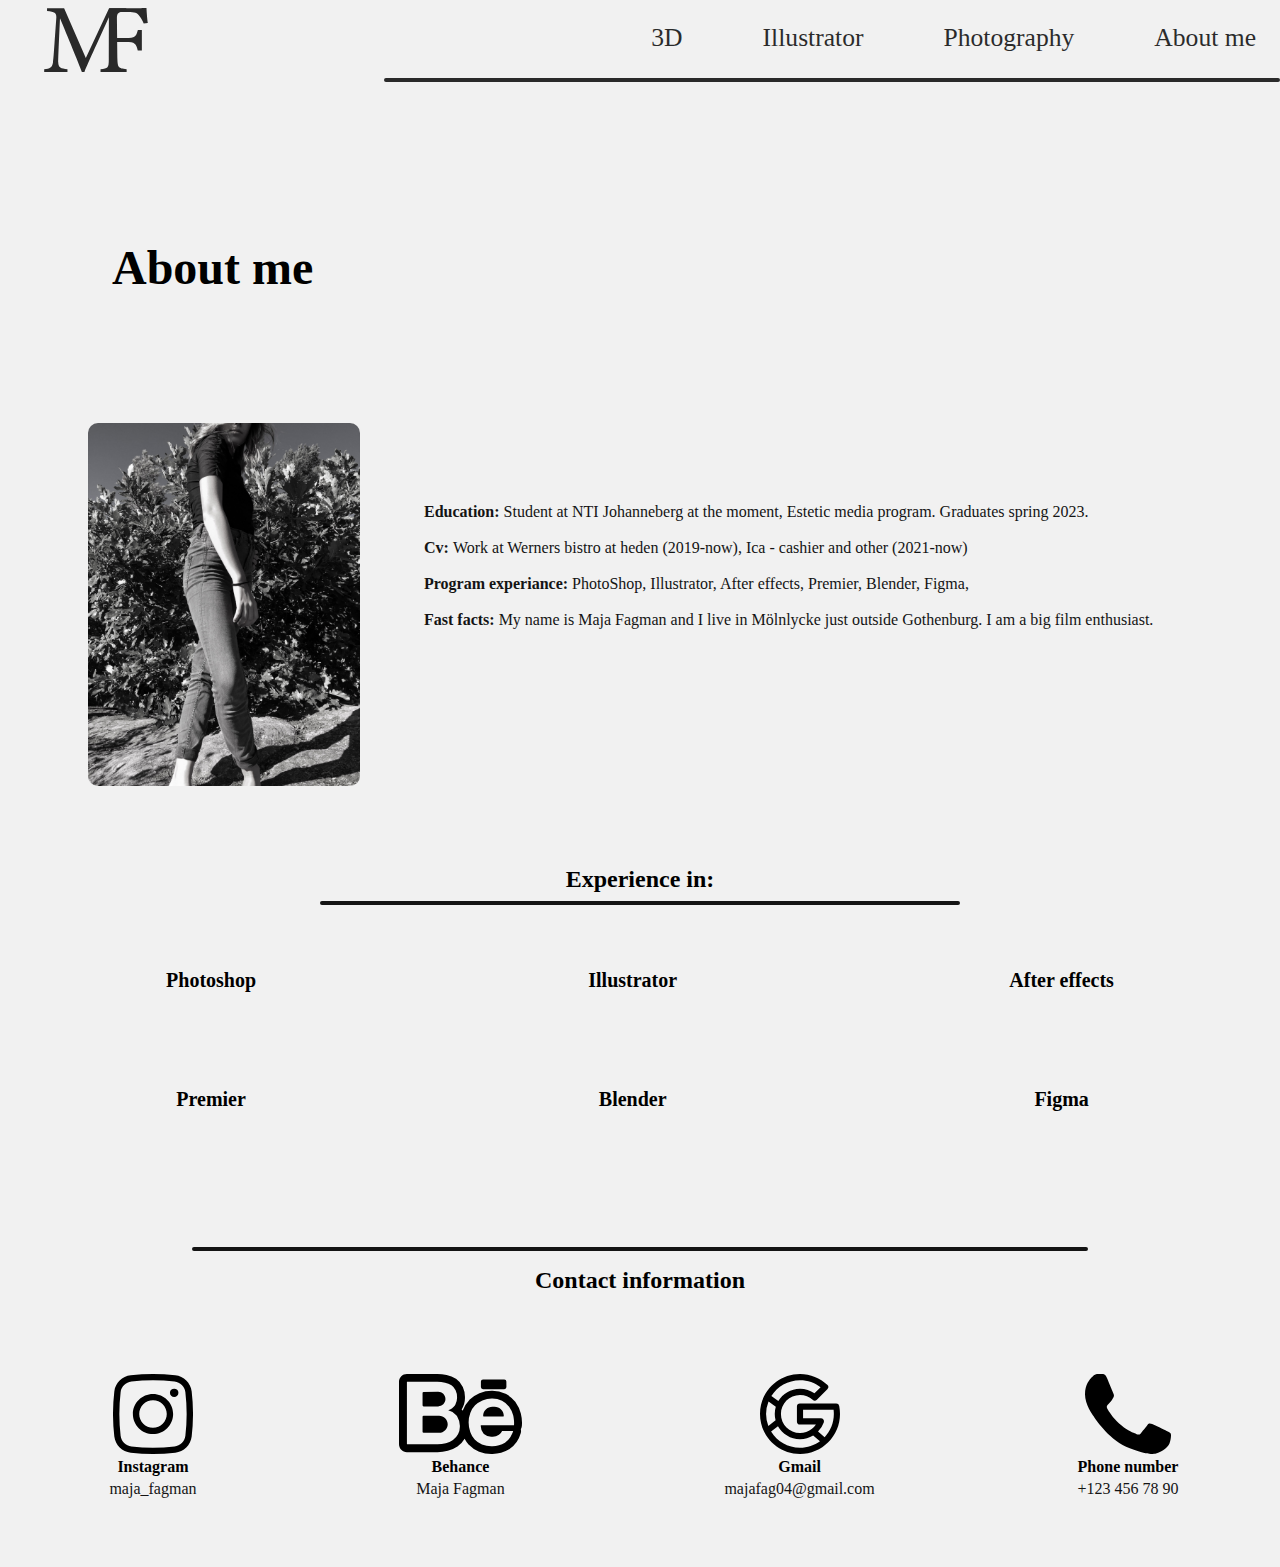
<file: about.me.html>
<!DOCTYPE html>
<html lang="en">

<head>
    <meta charset="UTF-8">
    <meta http-equiv="X-UA-Compatible" content="IE=edge">
    <meta name="viewport" content="width=device-width, initial-scale=1.0">
    <title>About me</title>
    <link rel="stylesheet" href="/css/style.css">
    <link rel="shortcut icon" href="img/Logga-svart(projekt2).svg">
</head>

<body>

    <header>
        <div id="header">
            <a href="index.html">
                <img id="logga" src="img/Logga-svart(projekt2).svg" alt="Logotype of a m and f">
            </a>
            <nav class="navbar">
                <a class="nav-logo"></a>
                <ul class="nav-menu">
                    <li class="nav-item">
                        <a href="3d.html" class="nav-link">3D</a>
                    </li>
                    <li class="nav-item">
                        <a href="illustrator.html" class="nav-link">Illustrator</a>
                    </li>
                    <li class="nav-item">
                        <a href="photography.html" class="nav-link">Photography</a>
                    </li>
                    <li class="nav-item">
                        <a href="about.me.html" class="nav-link">About me</a>
                    </li>
                </ul>
                <div class="hamburger">
                    <span class="bar"></span>
                    <span class="bar"></span>
                    <span class="bar"></span>
                </div>
            </nav>
        </div>

        <hr id="hrtop">
    </header>


    <div id="aboutme">
        <main id="amain">
            <h2>About me</h2>

            <section class="info-body">
                <img id="profilbild" src="img/Portfolio-projekt2.jpg" alt="A black and white picture of me.">
                <p> <b>Education: </b> Student at NTI Johanneberg at the moment, Estetic media program. Graduates spring 2023. <br> <br> <b>Cv: </b>Work at Werners bistro at heden (2019-now), Ica - cashier and other (2021-now) <br> <br> <b> Program experiance:</b> PhotoShop, Illustrator,
                    After effects, Premier, Blender, Figma, <br> <br> <b> Fast facts: </b> My name is Maja Fagman and I live in Mölnlycke just outside Gothenburg. I am a big film enthusiast.
                </p>
            </section>

            <section id="experience">
                <h2>Experience in:</h2>
                <hr>
                <div id="experiencep">
                    <h3 class="a1">Photoshop</h3>
                    <h3 class="a2">Illustrator</h3>
                    <h3 class="a3">After effects</h3>
                    <h3 class="b1">Premier</h3>
                    <h3 class="b2">Blender</h3>
                    <h3 class="b3">Figma</h3>
                </div>

            </section>


        </main>


    </div>










    <footer>
        <hr id="hrbottom">
        <h2>Contact information</h2>
        <section id="footer">
            <a class="footer">
                <img id="instagram" src="img/Symboler(Instragram).svg" alt="Instagram symbol">
                <h4>Instagram</h4>
                <p>maja_fagman</p>
            </a>

            <a class="footer">
                <img id="behance" src="img/Symboler(Behance).svg" alt="Behance symbol">
                <h4>Behance</h4>
                <p>Maja Fagman</p>
            </a>

            <a class="footer">
                <img id="gmail" src="img/Symboler(Gmail).svg" alt="Gmail symbol">
                <h4>Gmail</h4>
                <p>majafag04@gmail.com</p>
            </a>

            <a class="footer">
                <img id="telefon" src="img/Symboler(Telefon).svg" alt="Telefon symbol">
                <h4>Phone number</h4>
                <p>+123 456 78 90</p>
            </a>

        </section>
    </footer>

    <script src="js/script.js"></script>

</body>

</html>
</file>
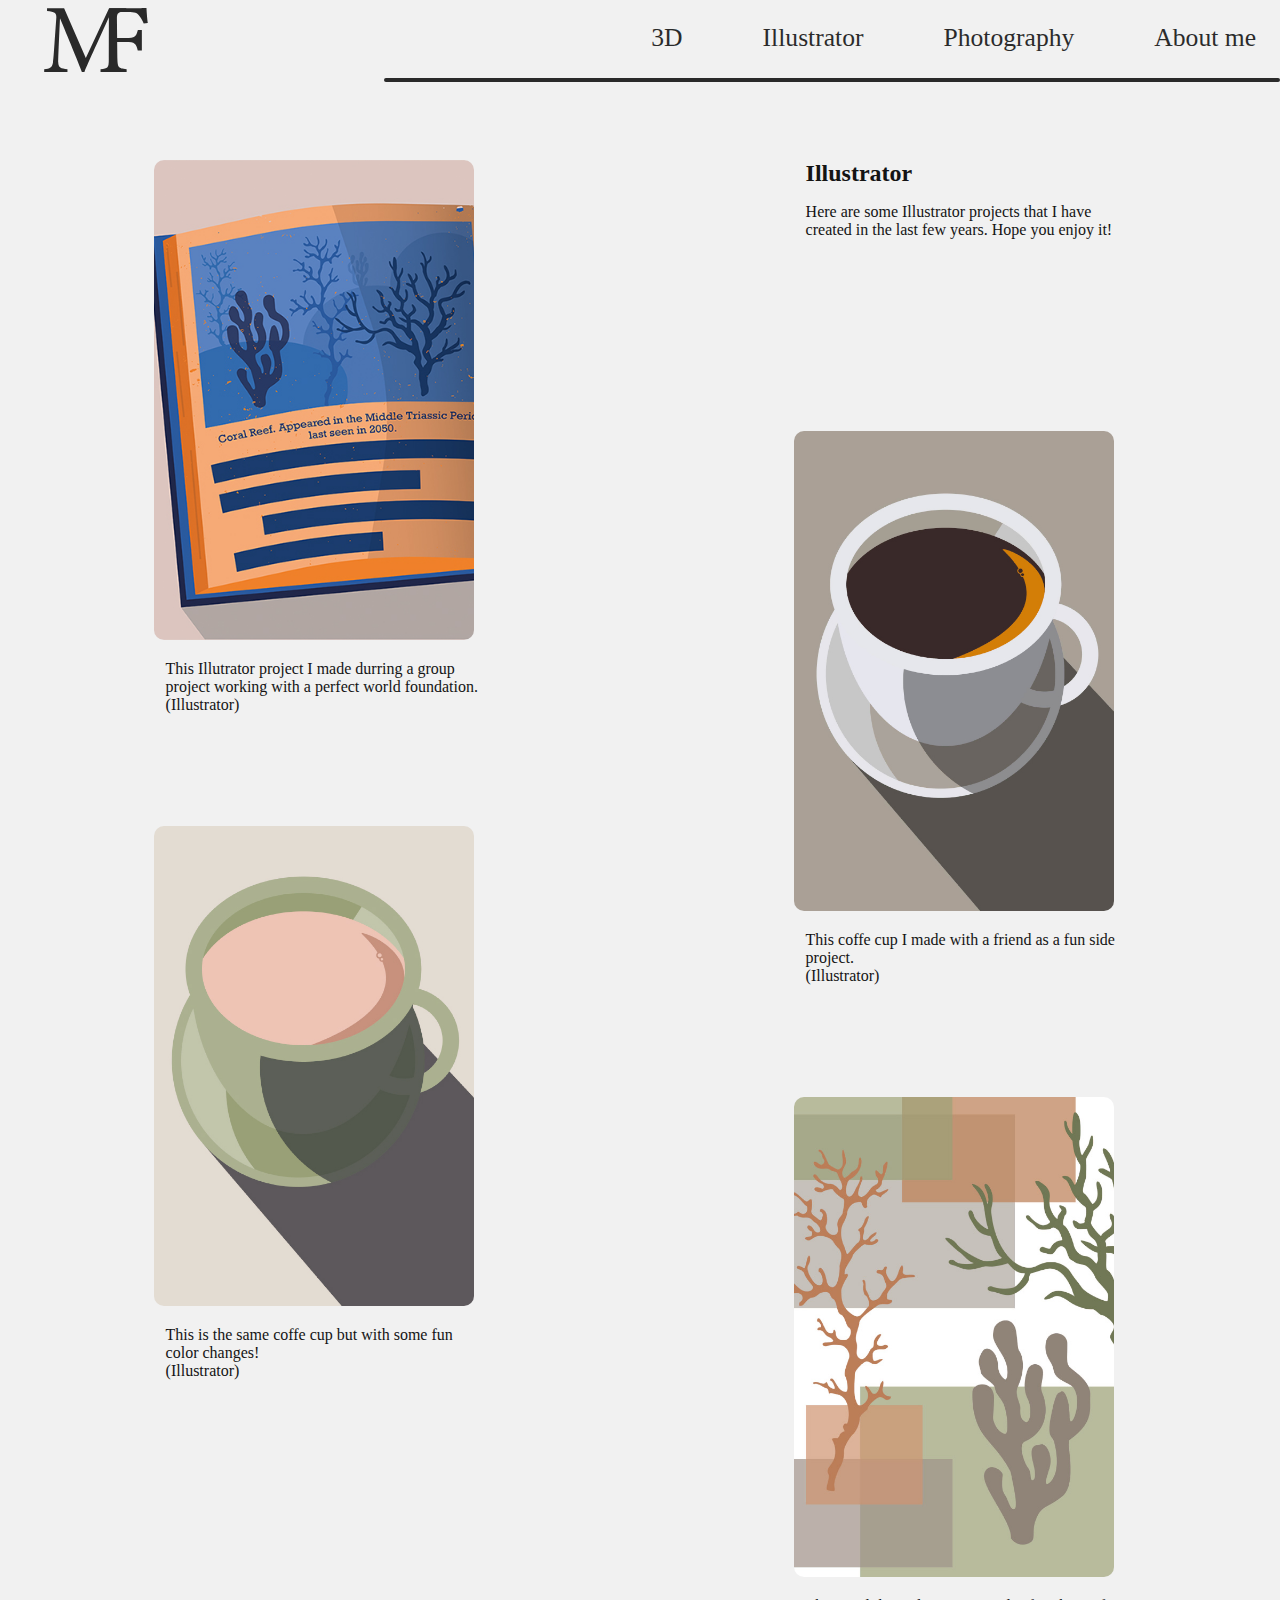
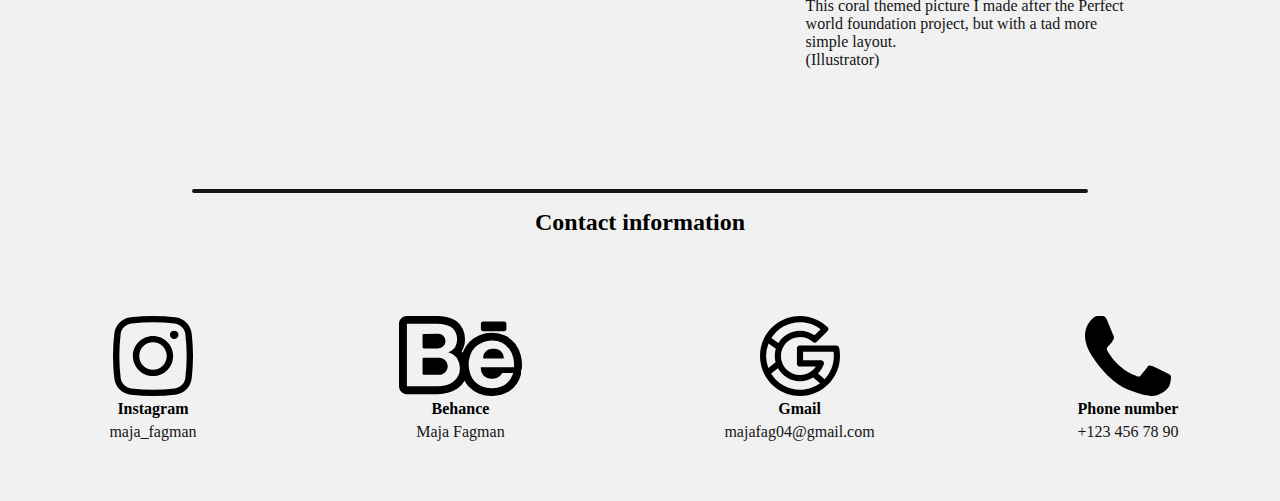
<file: illustrator.html>
<!DOCTYPE html>
<html lang="en">

<head>
    <meta charset="UTF-8">
    <meta http-equiv="X-UA-Compatible" content="IE=edge">
    <meta name="viewport" content="width=device-width, initial-scale=1.0">
    <title>Illustrator</title>
    <link rel="stylesheet" href="/css/style.css">
    <link rel="shortcut icon" href="img/Logga-svart(projekt2).svg">
</head>

<body>

    <header>
        <div id="header">
            <a href="index.html">
                <img id="logga" src="img/Logga-svart(projekt2).svg" alt="Logotype of a m and f">
            </a>
            <nav class="navbar">
                <a class="nav-logo"></a>
                <ul class="nav-menu">
                    <li class="nav-item">
                        <a href="3d.html" class="nav-link">3D</a>
                    </li>
                    <li class="nav-item">
                        <a href="illustrator.html" class="nav-link">Illustrator</a>
                    </li>
                    <li class="nav-item">
                        <a href="photography.html" class="nav-link">Photography</a>
                    </li>
                    <li class="nav-item">
                        <a href="about.me.html" class="nav-link">About me</a>
                    </li>
                </ul>
                <div class="hamburger">
                    <span class="bar"></span>
                    <span class="bar"></span>
                    <span class="bar"></span>
                </div>
            </nav>
        </div>

        <hr id="hrtop">
    </header>

    <div id="illustrator">

    <main id="imain">
    
        <section class="ai-body">
            <div id="ai1">
                <div id="ai-picture-1">
                    <img src="img/Ai-1.jpg" alt="Illustrator picture of an orange and blue book.">
                    <p>This Illutrator project I made durring a group project working with a perfect world foundation.<br>(Illustrator)</p>
                </div>
                <div id="ai-picture-2">
                    <img src="img/Ai-2.jpg" alt="Illustrator picture of green coffe cup with pink fluid.">
                    <p>This is the same coffe cup but with some fun color changes! <br>(Illustrator)</p>
                </div>
            </div>
        
            <div id="ai2">
        
                <section id="ai-header">
                    <h2>Illustrator</h2>
                </section>
                <section id="ai-p">
                    <p>Here are some Illustrator projects that I have created in the last few years. Hope you enjoy it!</p>
                </section>
        
                <div id="ai-picture-4">
                    <img src="img/Ai-3.jpg" alt="Illustrator picture of a white coffe cup.">
                    <p>This coffe cup I made with a friend as a fun side project.<br>(Illustrator)</p>
                </div>
                <div id="ai-picture-5">
                    <img src="img/Ai-4.jpg" alt="Photo of my sister in a tunnel.">
                    <p>This coral themed picture I made after the Perfect world foundation project, but with a tad more simple layout.<br>(Illustrator)</p>
                </div>
            </div>
    
    
        </section>
    
    
    
    </main>





    <footer>
        <hr id="hrbottom">
        <h2>Contact information</h2>
        <section id="footer">
            <a class="footer">
                <img id="instagram" src="img/Symboler(Instragram).svg" alt="Instagram symbol">
                <h4>Instagram</h4>
                <p>maja_fagman</p>
            </a>

            <a class="footer">
                <img id="behance" src="img/Symboler(Behance).svg" alt="Behance symbol">
                <h4>Behance</h4>
                <p>Maja Fagman</p>
            </a>

            <a class="footer">
                <img id="gmail" src="img/Symboler(Gmail).svg" alt="Gmail symbol">
                <h4>Gmail</h4>
                <p>majafag04@gmail.com</p>
            </a>

            <a class="footer">
                <img id="telefon" src="img/Symboler(Telefon).svg" alt="Telefon symbol">
                <h4>Phone number</h4>
                <p>+123 456 78 90</p>
            </a>

        </section>
    </footer>

</div>

    <script src="js/script.js"></script>

</body>

</html>
</file>
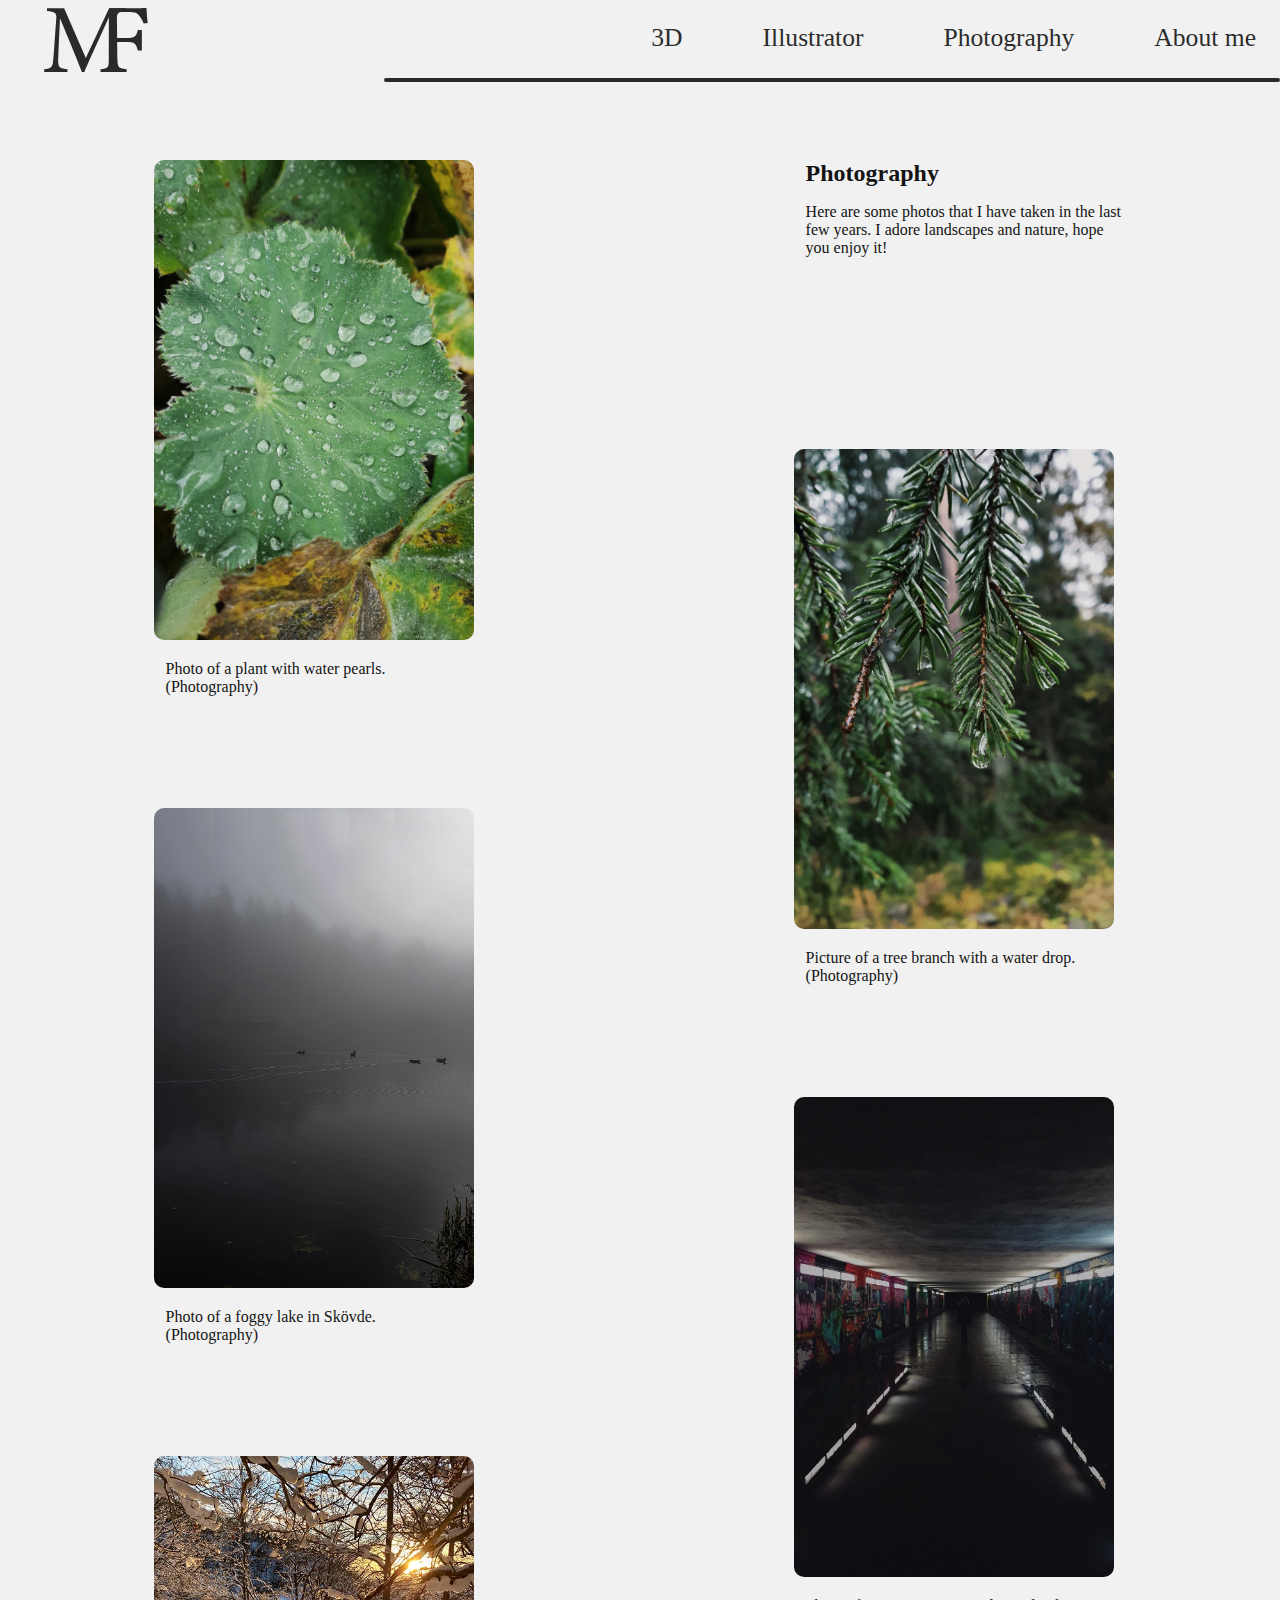
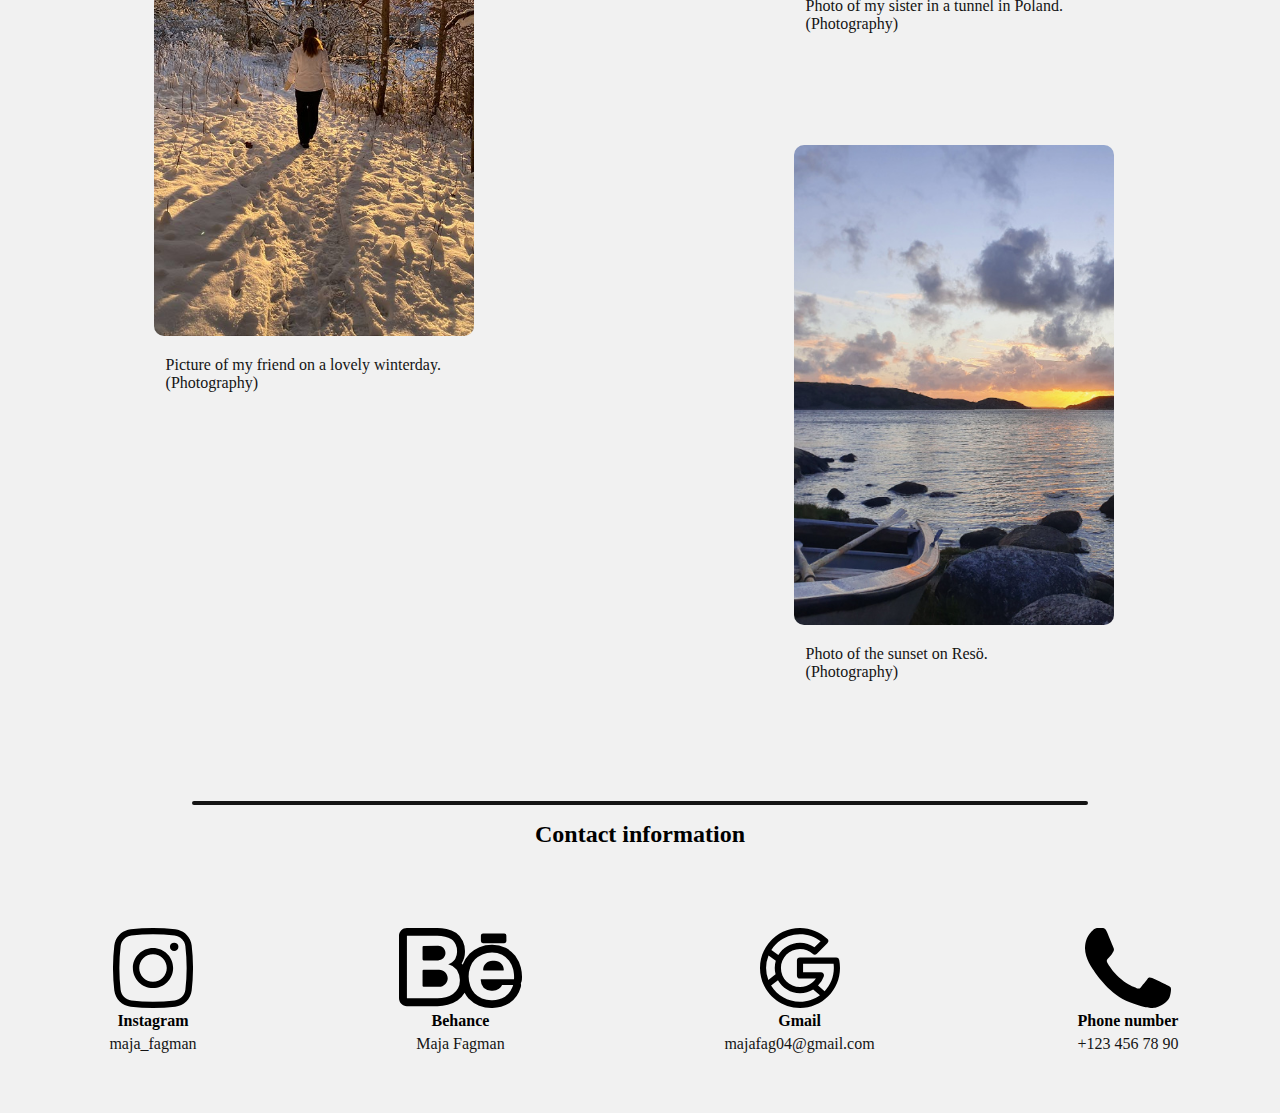
<file: photography.html>
<!DOCTYPE html>
<html lang="en">
<head>
    <meta charset="UTF-8">
    <meta http-equiv="X-UA-Compatible" content="IE=edge">
    <meta name="viewport" content="width=device-width, initial-scale=1.0">
    <title>Photography</title>
    <link rel="stylesheet" href="css/style.css">
    <link rel="shortcut icon" href="img/Logga-svart(projekt2).svg">

</head>
<body>

    <header>
        <div id="header">
            <a href="index.html">
                <img id="logga" src="img/Logga-svart(projekt2).svg" alt="Logotype of a m and f">
            </a>
            <nav class="navbar">
                <a class="nav-logo"></a>
                <ul class="nav-menu">
                    <li class="nav-item">
                        <a href="3d.html" class="nav-link">3D</a>
                    </li>
                    <li class="nav-item">
                        <a href="illustrator.html" class="nav-link">Illustrator</a>
                    </li>
                    <li class="nav-item">
                        <a href="photography.html" class="nav-link">Photography</a>
                    </li>
                    <li class="nav-item">
                        <a href="about.me.html" class="nav-link">About me</a>
                    </li>
                </ul>
                <div class="hamburger">
                    <span class="bar"></span>
                    <span class="bar"></span>
                    <span class="bar"></span>
                </div>
            </nav>
        </div>

        <hr id="hrtop">
    </header>

<div id="photo">

<main id="pmain">

    <section class="photo-body">

        <div id="photo1">
        <div id="photo-picture-1">
            <img src="img/Photo-1.jpg" alt="Photo of a plant.">
            <p>Photo of a plant with water pearls.<br>(Photography)</p>
        </div>
        <div id="photo-picture-2">
            <img src="img/Photo-2.jpg" alt="Photo of a lake.">
            <p>Photo of a foggy lake in Skövde.<br>(Photography)</p>
        </div>
        <div id="photo-picture-3">
            <img src="img/Photo-3.jpg" alt="Photo of my friend on a winterday.">
            <p>Picture of my friend on a lovely winterday.<br> (Photography)</p>
        </div>
    </div>

    <div id="photo2">

        <section id="photo-header">
            <h2>Photography</h2>
        </section>
        <section id="photo-p">
            <p>Here are some photos that I have taken in the last few years. I adore landscapes and nature, hope you enjoy it!</p>
        </section>

        <div id="photo-picture-4">
            <img src="img/Photo-4.jpg" alt="Photo of a tree branch.">
            <p>Picture of a tree branch with a water drop.<br> (Photography)</p>
        </div>
        <div id="photo-picture-5">
            <img src="img/Photo-5.jpg" alt="Photo of my sister in a dark tunnel.">
            <p>Photo of my sister in a tunnel in Poland.<br> (Photography)</p>
        </div>
        <div id="photo-picture-6">
            <img src="img/Photo-6.jpg" alt="Photo of a sunset on Resö.">
            <p>Photo of the sunset on Resö.<br> (Photography)</p>
        </div>
    </div>

    </section>



</main>




    <footer>
        <hr id="hrbottom">
        <h2>Contact information</h2>
        <section id="footer">
            <a class="footer">
                <img id="instagram" src="img/Symboler(Instragram).svg" alt="Instagram symbol">
                <h4>Instagram</h4>
                <p>maja_fagman</p>
            </a>

            <a class="footer">
                <img id="behance" src="img/Symboler(Behance).svg" alt="Behance symbol">
                <h4>Behance</h4>
                <p>Maja Fagman</p>
            </a>

            <a class="footer">
                <img id="gmail" src="img/Symboler(Gmail).svg" alt="Gmail symbol">
                <h4>Gmail</h4>
                <p>majafag04@gmail.com</p>
            </a>

            <a class="footer">
                <img id="telefon" src="img/Symboler(Telefon).svg" alt="Telefon symbol">
                <h4>Phone number</h4>
                <p>+123 456 78 90</p>
            </a>

        </section>
    </footer>
</div>

    <script src="js/script.js"></script>




</body>
</html>
</file>
<file: css/style.css>
/* Denna fil skall innehålla din CSS kod */

* {
    margin: 0px;
    box-sizing: border-box;
}

body {
    background-color: #F1F1F1;
    padding: 0;
    margin: 0;
}

#index {
    display: grid;
    grid-template-areas: 'mn' 'ft';
    width: 100vw;
    margin: auto;
}

#aboutme {
    display: grid;
    grid-template-areas: 'mn' 'ft';
    width: 100vw;
    margin: auto;
}

#experiencep h3{
font-size: 20px;

}

#photo{
    display: grid;
    grid-template-areas: 'mn' 'ft';
    width: 100vw;
    margin: auto;

}

#illustrator{
    display: grid;
    grid-template-areas: 'mn' 'ft';
    width: 100vw;
    margin: auto;

}

#d{
    display: grid;
    grid-template-areas: 'mn' 'ft';
    width: 100vw;
    margin: auto; 
}

header {
    background-color: #F1F1F1;
    justify-content: space-between;
    grid-area: hd;
    opacity: 90%;
    position: fixed;
    width: 100vw;
    height: 5rem;
    z-index: 2;
    top: 0rem;
    text-decoration: none;
    color: #F1F1F1;
    flex-wrap: wrap;
}

#header {
    display: flex;
    width: 100%;
}

.header:hover {
    color: lightgray;
}

li {
    list-style: none;
    color: #F1F1F1;
    display: inline;
    /* margin-left: 4rem; */
    font-size: 1.5rem;
}

a {
    text-decoration: none;
}

ul {
    list-style-type: none;
}

nav {
    padding: 2rem;
}

#logga {
    width: 10rem;
    height: 4rem;
    margin-top: 0.5rem;
    margin-left: 1rem;
}

#logga:hover {
    filter: opacity(80%);
}

.navbar {
    display: flex;
    justify-content: space-between;
    align-items: center;
    padding: 1rem 1.5rem;
    margin-left: auto;
}

.hamburger {
    display: none;
}

.bar {
    display: block;
    width: 2.5rem;
    height: 0.3rem;
    margin: 0.5rem auto;
    -webkit-transition: all 0.3s ease-in-out;
    transition: all 0.3s ease-in-out;
    background-color: #141414;
}

.nav-menu {
    display: flex;
    justify-content: space-between;
    align-items: center;
}

.nav-item {
    margin-left: 5rem;
}

.nav-link {
    font-size: 1.6rem;
    font-weight: 500;
    color: #141414;
}

.nav-link:hover {
    opacity: 80%;
}

#hrtop {
    border: 2px solid #141414;
    border-radius: 10rem;
    margin-top: 0rem;
    width: 70%;
    transform: translateY(2px);
    margin-right: 0;
}

#hrbottom {
    border-top: 2px solid #141414;
    border-radius: 10px;
    margin-top: 0.5rem;
    width: 70%;
    margin-bottom: 1rem;
    margin-right: auto;
    margin-left: auto;
}

footer {
    height: 20rem;
    text-align: center;
    grid-area: ft;
}

#footer {
    display: flex;
    justify-content: space-around;
    align-items: center;
    margin-left: 0.5rem;
    margin-top: 5rem;
}

.instagram{
    grid-area: is;

}

.behance{
    grid-area: be;

}

.gmail{
    grid-area: gm;

}

.telefon{
    grid-area: te;

}


.footer img {
    height: 5rem;
}

.footer>p {
    margin-top: 0.3rem;
    color: #141414;
}

.hamburger.active .bar:nth-child(2) {
    opacity: 0;
}

.hamburger.active .bar:nth-child(1) {
    transform: translateY(12.5px) rotate(45deg);
}

.hamburger.active .bar:nth-child(3) {
    transform: translateY(-12.5px) rotate(-45deg);
}

#imain {
    display: flex;
    flex-direction: column;
    gap: 2rem;
    width: 100%;
    grid-area: mn;
    margin: 0rem;
}

#showreel video{
    width: 100%;
    height: 70%;
    margin-top: 5.5rem;
    margin-bottom: 5rem;
    background-color: #141414;

}

hr {
    border: 2px solid #141414;
    border-radius: 10rem;
    margin-top: 0.5rem;
    margin-bottom: 1rem;
    width: 50%;
    margin-right: auto;
    margin-left: auto;
}

.info-header {
    display: flex;
    flex-direction: column;
    align-content: center;
    justify-content: center;
    margin-top: 3rem;
    color: #141414;
}

.info-header>h2 {
    align-self: center;
    color: #141414;
}

.info-body {
    display: flex;
    flex-direction: row;
    align-content: center;
    justify-content: center;
    margin-top: 3rem;
   
}

.info-body>img {
    width: 17rem;
    border-radius: 10px;
    grid-area: onfoimg;
}

.info-body>p {
    width: 60vw;
    text-align: left;
    margin-top: 5rem;
    margin-left: 4rem;
    color: #141414;
}

.in-body{
    display: grid;
    grid-template-areas:
    't1 t2'
    'ft ft';
    grid-template-columns: 1fr 1fr;
    width: 100%;

}

#in1{
    grid-area: t1;
    display: block;
    margin-top: 10rem;
    flex-direction: column;
    justify-self: center;
    
}

#in2{
    grid-area: t2;
    display: block;
    padding-top: 5rem;
    flex-direction: column;
    justify-self: center;
        
}

div #in{
    margin-bottom: 3rem;

}

#in-header{
grid-area: th;
margin-top: 5rem;
margin-bottom: 1rem;
margin-left: 0.7rem;
color: #141414;

}

#in-p{
    grid-area: tp;
   width: 20rem;
   margin-bottom: 12rem;
   color: #141414;
}

.in-body p{
    margin-bottom: 7rem;
    width: 20rem;
    margin-top: 1rem;
    margin-left: 0.7rem;
    color: #141414;

}

.in-body img{
    height: 30rem;
    border-radius: 10px;


}

#in-picture-1{
grid-area: tp1;

}

#in-picture-2{
    grid-area: tp2;
    
    }

#in-picture-3{
    grid-area: tp3;
        
    }   

#in-picture-4{
    grid-area: tp4;
        
    }
    

#amain {
    display: flex;
    flex-direction: column;
    gap: 5rem;
    width: 100%;
    grid-area: mn;
    margin: 0rem;
    margin-top: 15rem;
}

#amain>h2 {
    margin-left: 7rem;
    font-size: 3rem;
}

#experience>h2 {
    text-align: center;
}

#experience>p {
    display: block;
    margin: 1rem;
    margin-top: 4rem;
    color: #141414;
}

#experiencep {
    display: grid;
    grid-template-areas: 'a1 a2 a3' 'b1 b2 b3';
    text-align: center;
    margin-bottom: 5rem;
}

.a1 {
    grid-area: a1;
    padding: 3rem;
}

.a2 {
    grid-area: a2;
    padding: 3rem;
}

.a3 {
    grid-area: a3;
    padding: 3rem;
}

.b1 {
    grid-area: b1;
    padding: 3rem;
}

.b2 {
    grid-area: b2;
    padding: 3rem;
}

.b3 {
    grid-area: b3;
    padding: 3rem;
}

.photo-body{
    display: grid;
    grid-template-areas:
    't1 t2'
    'ft ft';
    grid-template-columns: 1fr 1fr;
    width: 100%;

}

#photo1{
grid-area: t1;
display: block;
margin-top: 10rem;
flex-direction: column;
justify-self: center;

}

#photo2{
    grid-area: t2;
    display: block;
    padding-top: 5rem;
    flex-direction: column;
    justify-self: center;
    
}

div #photo{
    margin-bottom: 5rem;

}

#photo-header{
grid-area: th;
margin-top: 5rem;
margin-bottom: 1rem;
margin-left: 0.7rem;
color: #141414;

}

#photo-p{
    grid-area: tp;
   width: 20rem;
   margin-bottom: 12rem;
   color: #141414;
}

.photo-body p{
    margin-bottom: 7rem;
    width: 20rem;
    color: #141414;
    margin-top: 1rem;
    margin-left: 0.7rem;

}

.photo-body img{
    height: 30rem;
    border-radius: 10px;


}

#photo-picture-1{
grid-area: tp1;

}

#photo-picture-2{
    grid-area: tp2;
    
    }

#photo-picture-3{
    grid-area: tp3;
        
    }   

#photo-picture-4{
    grid-area: tp4;
        
    }

#photo-picture-5{
    grid-area: tp5;
        
    }

#photo-picture-6{
    grid-area: tp6;
        
    }



.ai-body{
    display: grid;
    grid-template-areas:
    't1 t2'
    'ft ft';
    grid-template-columns: 1fr 1fr;
    width: 100%;

}

#ai1{
    grid-area: t1;
    display: block;
    margin-top: 10rem;
    flex-direction: column;
    justify-self: center;
    
}

#ai2{
    grid-area: t2;
    display: block;
    padding-top: 5rem;
    flex-direction: column;
    justify-self: center;
        
}

div #ai{
    margin-bottom: 3rem;

}

#ai-header{
grid-area: th;
margin-top: 5rem;
margin-bottom: 1rem;
margin-left: 0.7rem;
color: #141414;

}

#ai-p{
    grid-area: tp;
   width: 20rem;
   margin-bottom: 12rem;
   color: #141414;
}

.ai-body p{
    margin-bottom: 7rem;
    width: 20rem;
    color: #141414;
    margin-left: 0.7rem;
    margin-top: 1rem;

}

.ai-body img{
    height: 30rem;
    border-radius: 10px;


}

#ai-picture-1{
grid-area: tp1;

}

#ai-picture-2{
    grid-area: tp2;
    
    }

#ai-picture-3{
    grid-area: tp3;
        
    }   

#ai-picture-4{
    grid-area: tp4;
        
    }
    

    .d-body{
        display: grid;
        grid-template-areas:
        't1 t2'
        'ft ft';
        grid-template-columns: 1fr 1fr;
        width: 100%;
    
    }
    
    #d1{
        grid-area: t1;
        display: block;
        margin-top: 10rem;
        flex-direction: column;
        justify-self: center;
        
    }
    
    #d2{
        grid-area: t2;
        display: block;
        padding-top: 5rem;
        flex-direction: column;
        justify-self: center;
            
    }
    
    div #d{
        margin-bottom: 3rem;
    
    }
    
    #d-header{
    grid-area: th;
    margin-top: 5rem;
    margin-bottom: 1rem;
    margin-left: 0.7rem;
    color: #141414;
    
    }
    
    #d-p{
        grid-area: tp;
       width: 20rem;
       margin-bottom: 7rem;
       color: #141414;
    }
    
    .d-body p{
        margin-bottom: 5rem;
        width: 25rem;
        margin-left: 0.7rem;
        margin-top: 1rem;
        color: #141414;
    
    }
    
    .d-body video{
        height: 30rem;
        border-radius: 10px;
        width: 30rem;
    
    
    }
    
    #d-picture-1{
    grid-area: tp1;
    
    }
    
    #d-picture-2{
        grid-area: tp2;
        
        }

@media only screen and (max-width: 900px) {
    .nav-menu {
        position: fixed;
        left: -100rem;
        top: 0rem;
        flex-direction: column;
        background-color: #F1F1F1;
        width: 100%;
        border-radius: 10px;
        text-align: center;
        transition: 0.3s;
    }
    .nav-menu.active {
        left: 0;
    }
    .nav-item {
        margin: 1.5rem 0;
    }
    .hamburger {
        display: block;
        cursor: pointer;
    }
    #hrtop {
        opacity: 0;
    }

    #showreel video{
        left: -500rem;
        opacity: 0;
        margin-top: 0rem;
        margin-bottom: 0rem;
        width: 0;
        height: 0;
    
    }

    .info-body {
        width: 100%;
        display: flex;
        flex-wrap: wrap;
        margin-top: 0rem;
    }

    .info-body>p{
        margin-top: 1rem;

    }

    .in-body{
        display: grid;
        grid-template-areas:
        't2'
        't1'
        'ft';
        width: 100%;
        justify-content: center;
        grid-template-columns: none;
        grid-template-columns: 0;
        gap: 0;
    
    }
    

#in1{
    margin-top: 0rem;
    
}

#in2{
    padding-top: 0rem;
}
    #in-header{
        justify-content: center;
        text-align: center;
        margin-top: 5rem;
        
        }

    #in-p{
        justify-content: center;
        text-align: center;
        margin-bottom: 0rem;

    }
  
    #amain>h2 {
        text-align: center;
        margin: 0;
    }

    #experiencep {
        display: grid;
        grid-template-areas: 'a1 a2' 'a3 b1' 'b2 b3';
    }


    .photo-body{
        display: grid;
        grid-template-areas:
        't2'
        't1'
        'ft';
        width: 100%;
        justify-content: center;
        grid-template-columns: none;
    
    }

    #photo-p{
       justify-content: center;
     
    }

    #photo-header{
       justify-content: center;
        
    }

    #photo1{
        margin-top: 0rem;
        
        }

    .ai-body{
        display: grid;
        grid-template-areas:
        't2'
        't1'
        'ft';
        width: 100%;
        justify-content: center;
        grid-template-columns: none;
    
    }


    #ai-header{
        justify-content: center;
         
     }

     #ai1{
        margin-top: 0rem;
        
        }

    .d-body{
        display: grid;
        grid-template-areas:
        't2'
        't1'
        'ft';
        width: 100%;
        justify-content: center;
        grid-template-columns: none;
    
    }

    #d1{
        margin-top: 0rem;
        
    }

    #d-header{
        justify-content: center;
         
     }

  
    .d-body video{
        height: 20rem;
        width: 15rem;
        justify-content: center;
        
    }

    .d-body p{
        width: 20rem;
    
    }

    #footer{
        display: grid;
        grid-template-areas: 'is be'
        'gm te';
        margin-top: 1rem;
        margin-left: 0rem;

    }

    .footer img {
        height: 2.5rem;
        margin-top: 1.5rem;
    }


}
</file>
